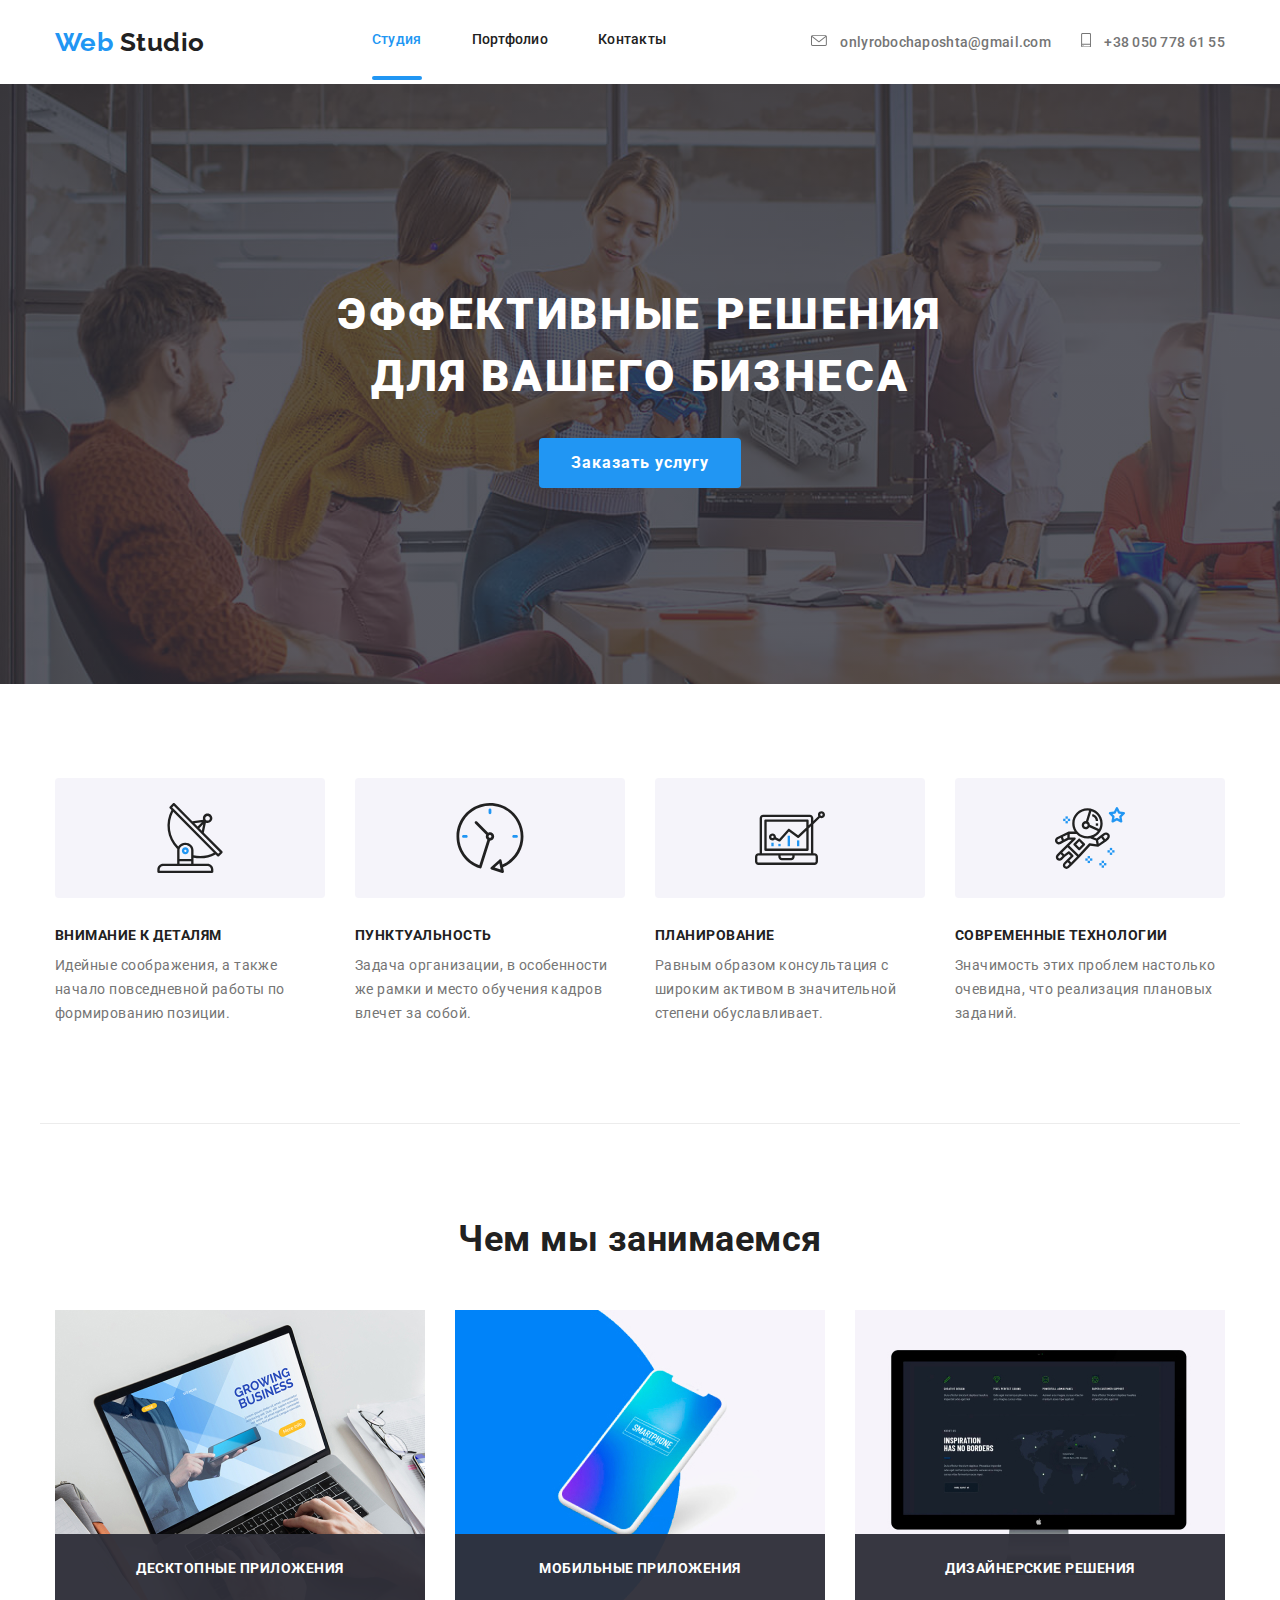
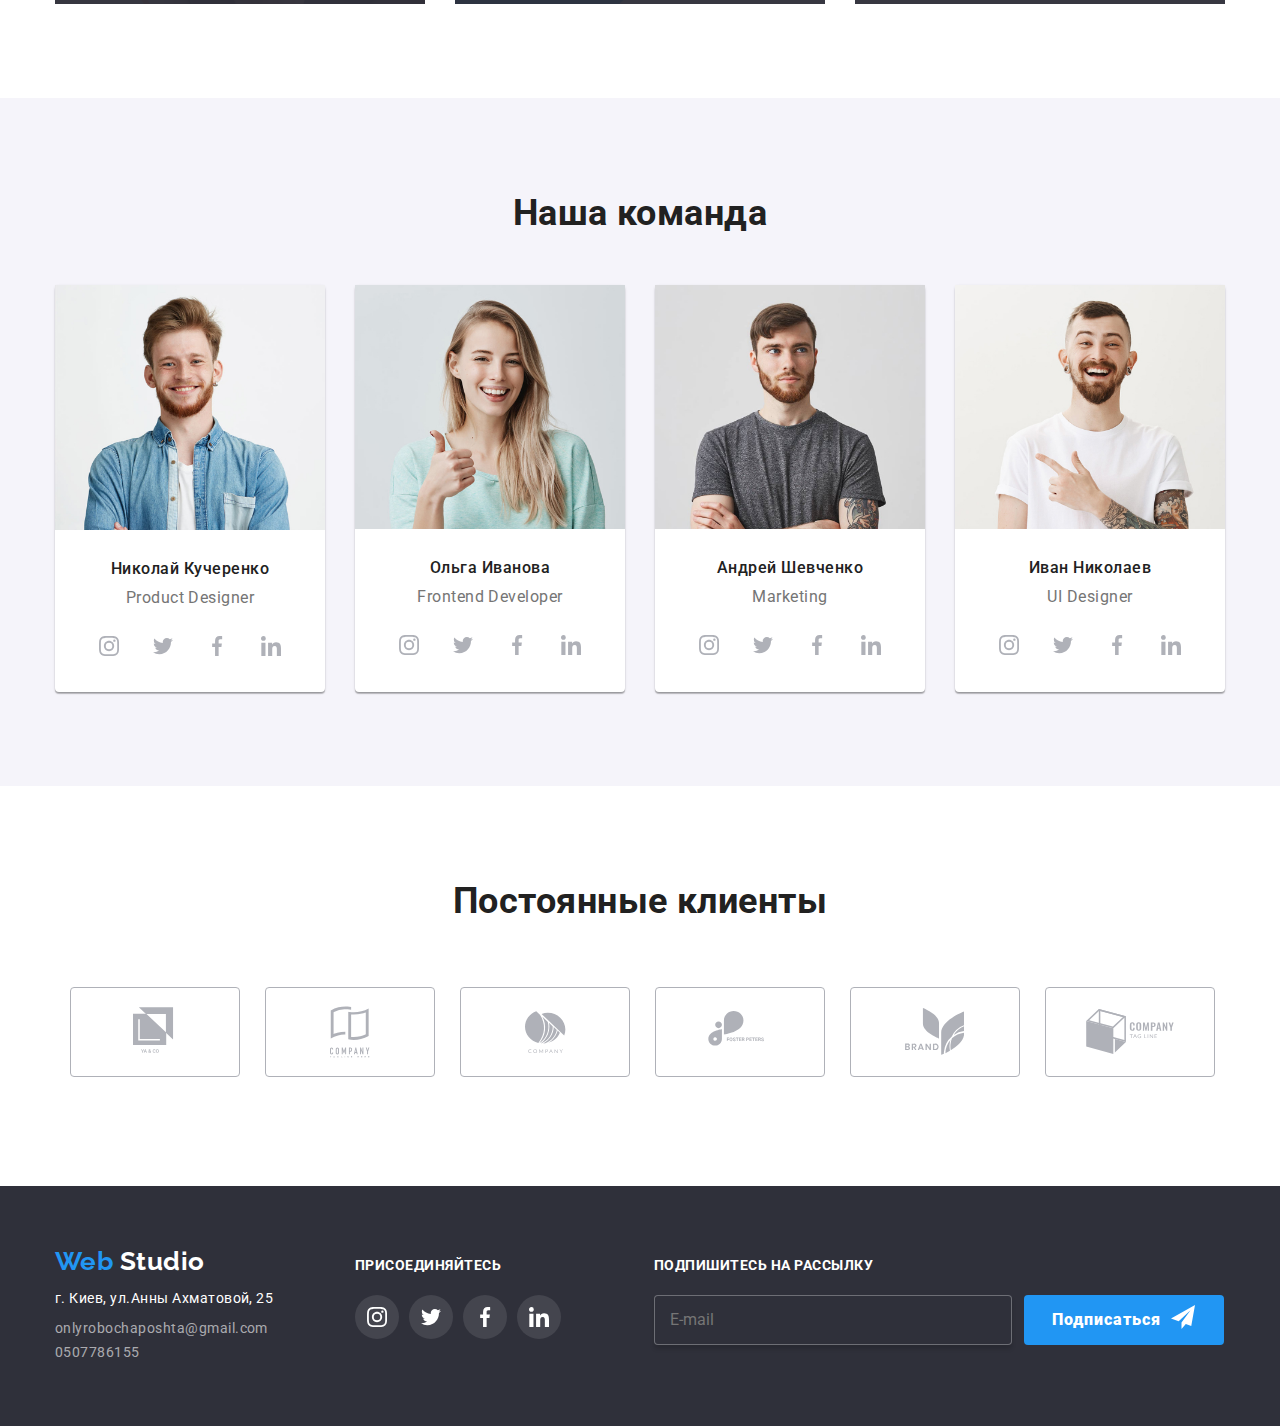
<file: index.html>
<!DOCTYPE html>
<html lang="ru">
  <head>
    <meta charset="UTF-8" />
    <meta name="viewport" content="width=device-width, initial-scale=1.0" />
    <title>Мой ДЗ</title>
    <link
      href="https://fonts.googleapis.com/css2?family=Raleway:wght@700&family=Roboto:wght@400;500;700;900&display=swap"
      rel="stylesheet"
    />
    <link
      rel="stylesheet"
      href="https://cdnjs.cloudflare.com/ajax/libs/modern-normalize/0.6.0/modern-normalize.min.css"
    />
    <link rel="stylesheet" href="./css/maine.min.css" />
  </head>
  <body class="body">
    <header class="page-header">
      <div class="container flex-boxoll flex-boxnav">
        <a href="./index.html" class="general-a logo">
          <span class="color-logo">Web</span>&nbsp;Studio
        </a>
        <div class="menu-mobile flex-boxoll flex-boxnav" data-menu>
          <nav>
            <ul class="general-ul nav-list">
              <li class="nav-item">
                <a
                  href="./index.html"
                  class="general-nav general-a position current"
                  >Студия</a
                >
              </li>
              <li class="nav-item">
                <a href="./portfolio.html" class="general-nav general-a"
                  >Портфолио</a
                >
              </li>
              <li class="nav-item">
                <a href="" class="general-nav general-a">Контакты</a>
              </li>
            </ul>
          </nav>

          <ul class="general-ul number-info">
            <li class="list-number">
              <a
                href="mailto:onlyrobochaposhta@gmail.com"
                class="number-nav general-a"
              >
                <svg class="mail-icon">
                  <use href="./images/spryte.svg#mail"></use>
                </svg>
                onlyrobochaposhta@gmail.com
              </a>
            </li>
            <li class="list-number">
              <a href="tel:0507786155" class="number-nav general-a"
                ><svg class="phone-icon">
                  <use href="./images/spryte.svg#phone"></use>
                </svg>
                +38 050 778 61 55
              </a>
            </li>
          </ul>
        </div>
        <button
          type="button"
          class="menu-button"
          aria-expanded="false"
          data-menu-button
        >
          <svg
            width="40"
            height="40"
            aria-label="переключатель мобильного меню"
          >
            <use class="icon-close" href="./images/spryte.svg#menu-close"></use>
            <use
              class="icon-menumob"
              href="./images/spryte.svg#menu-mobile"
            ></use>
          </svg>
        </button>
      </div>
    </header>
    <main>
      <section class="hero">
        <div class="hero-container">
          <h1 class="title-general">эффективные решения для вашего бизнеса</h1>
          <button class="btn" data-modal-open>Заказать услугу</button>
        </div>
      </section>
      <section class="section-one">
        <div class="container">
          <h2 class="hidden-title">О нас</h2>
          <ul class="general-ul general-flex section-oneli">
            <!-- 1 -->
            <li class="about-us">
              <div class="link-block icon-satellite">
                <h3 class="title-text">Внимание к деталям</h3>
                <p class="paragraph-text">
                  Идейные соображения, а также начало повседневной работы по
                  формированию позиции.
                </p>
              </div>
            </li>
            <!-- 2 -->
            <li class="about-us">
              <div class="link-block icon-clock">
                <h3 class="title-text">Пунктуальность</h3>
                <p class="paragraph-text">
                  Задача организации, в особенности же рамки и место обучения
                  кадров влечет за собой.
                </p>
              </div>
            </li>
            <!-- 3 -->
            <li class="about-us">
              <div class="link-block icon-pc">
                <h3 class="title-text">Планирование</h3>
                <p class="paragraph-text">
                  Равным образом консультация с широким активом в значительной
                  степени обуславливает.
                </p>
              </div>
            </li>
            <!-- 4 -->
            <li class="about-us">
              <div class="link-block icon-astronaut">
                <h3 class="title-text">Современные технологии</h3>
                <p class="paragraph-text">
                  Значимость этих проблем настолько очевидна, что реализация
                  плановых заданий.
                </p>
              </div>
            </li>
          </ul>
        </div>
      </section>
      <section class="section-two">
        <div class="container">
          <h2 class="title-h">Чем мы занимаемся</h2>
          <ul class="general-ul general-flex work-list">
            <li class="work-calc">
              <div class="position">
                <img
                  srcset="
                    ./images/img1.jpg    1x,
                    ./images/img1@2x.jpg 2x,
                    ./images/img1@3x.jpg 3x
                  "
                  src="./images/img1.jpg"
                  alt="человек работает на ноутбуке"
                  class="photo-set"
                />
                <div class="text-work">
                  <p class="text-work">Десктопные приложения</p>
                </div>
              </div>
            </li>
            <li class="work-calc">
              <div class="position">
                <img
                  srcset="
                    ./images/img2.jpg    1x,
                    ./images/img2@2x.jpg 2x,
                    ./images/img2@3x.jpg 3x
                  "
                  src="./images/img2.jpg"
                  alt="человек работает на ноутбуке"
                  class="photo-set"
                />
                <div class="text-work">
                  <p class="text-work">Мобильные приложения</p>
                </div>
              </div>
            </li>
            <li class="work-calc">
              <div class="position">
                <img
                  srcset="
                    ./images/img3.jpg    1x,
                    ./images/img3@2x.jpg 2x,
                    ./images/img3@3x.jpg 3x
                  "
                  src="./images/img3.jpg"
                  alt="человек работает на ноутбуке"
                  class="photo-set"
                />
                <div class="text-work">
                  <p class="text-work">Дизайнерские решения</p>
                </div>
              </div>
            </li>
          </ul>
        </div>
      </section>
      <section class="section-three">
        <div class="container">
          <h2 class="title-h">Наша команда</h2>
          <ul class="general-ul general-flex work-list">
            <!-- Николай Кучеренко -->
            <li class="work-card team-calc">
              <div class="thumb">
                <img
                  srcset="
                    ./images/photo1.jpg    1x,
                    ./images/photo1@2x.jpg 2x,
                    ./images/photo1@3x.jpg 3x
                  "
                  src="./images/photo1.jpg"
                  alt="фото Николай Кучеренко"
                  class="photo-set"
                />
              </div>
              <h3 class="name-people">Николай Кучеренко</h3>
              <p class="work-people">Product Designer</p>
              <ul class="general-ul social-network">
                <li class="item">
                  <a href="" class="social-box"
                    ><svg class="instagram">
                      <use href="./images/spryte.svg#instagram"></use>
                    </svg>
                  </a>
                </li>
                <li class="item">
                  <a href="" class="social-box"
                    ><svg class="twitter">
                      <use href="./images/spryte.svg#twitter"></use>
                    </svg>
                  </a>
                </li>
                <li class="item">
                  <a href="" class="social-box"
                    ><svg class="facebook">
                      <use href="./images/spryte.svg#facebook"></use>
                    </svg>
                  </a>
                </li>
                <li class="item">
                  <a href="" class="social-box"
                    ><svg class="linkedin">
                      <use href="./images/spryte.svg#linkedin"></use>
                    </svg>
                  </a>
                </li>
              </ul>
            </li>
            <!-- Ольга Иванова -->
            <li class="work-card team-calc">
              <div class="thumb">
                <img
                  srcset="
                    ./images/photo2.jpg    1x,
                    ./images/photo2@2x.jpg 2x,
                    ./images/photo2@3x.jpg 3x
                  "
                  src="./images/photo2.jpg"
                  alt="фото Ольга Иванова"
                  class="photo-set"
                />
              </div>
              <h3 class="name-people">Ольга Иванова</h3>
              <p class="work-people">Frontend Developer</p>
              <ul class="general-ul social-network">
                <li class="item">
                  <a href="" class="social-box"
                    ><svg class="instagram">
                      <use href="./images/spryte.svg#instagram"></use>
                    </svg>
                  </a>
                </li>
                <li class="item">
                  <a href="" class="social-box"
                    ><svg class="twitter">
                      <use href="./images/spryte.svg#twitter"></use>
                    </svg>
                  </a>
                </li>
                <li class="item">
                  <a href="" class="social-box"
                    ><svg class="facebook">
                      <use href="./images/spryte.svg#facebook"></use>
                    </svg>
                  </a>
                </li>
                <li class="item">
                  <a href="" class="social-box"
                    ><svg class="linkedin">
                      <use href="./images/spryte.svg#linkedin"></use>
                    </svg>
                  </a>
                </li>
              </ul>
            </li>
            <!-- Андрей Шевченко -->
            <li class="work-card team-calc">
              <div class="thumb">
                <img
                  srcset="
                    ./images/photo3.jpg    1x,
                    ./images/photo3@2x.jpg 2x,
                    ./images/photo3@3x.jpg 3x
                  "
                  src="./images/photo3.jpg"
                  alt="фото Андрей Шевченко"
                  class="photo-set"
                />
              </div>
              <h3 class="name-people">Андрей Шевченко</h3>
              <p class="work-people">Marketing</p>
              <ul class="general-ul social-network">
                <li class="item">
                  <a href="" class="social-box"
                    ><svg class="instagram">
                      <use href="./images/spryte.svg#instagram"></use>
                    </svg>
                  </a>
                </li>
                <li class="item">
                  <a href="" class="social-box"
                    ><svg class="twitter">
                      <use href="./images/spryte.svg#twitter"></use>
                    </svg>
                  </a>
                </li>
                <li class="item">
                  <a href="" class="social-box"
                    ><svg class="facebook">
                      <use href="./images/spryte.svg#facebook"></use>
                    </svg>
                  </a>
                </li>
                <li class="item">
                  <a href="" class="social-box"
                    ><svg class="linkedin">
                      <use href="./images/spryte.svg#linkedin"></use>
                    </svg>
                  </a>
                </li>
              </ul>
            </li>
            <!-- Иван Николаев -->
            <li class="work-card team-calc">
              <div class="thumb">
                <img
                  srcset="
                    ./images/photo4.jpg    1x,
                    ./images/photo4@2x.jpg 2x,
                    ./images/photo4@3x.jpg 3x
                  "
                  src="./images/photo4.jpg"
                  alt="фото Иван Николаев"
                  class="photo-set"
                />
              </div>
              <h3 class="name-people">Иван Николаев</h3>
              <p class="work-people">UI Designer</p>
              <ul class="general-ul social-network">
                <li class="item">
                  <a href="" class="social-box"
                    ><svg class="instagram">
                      <use href="./images/spryte.svg#instagram"></use>
                    </svg>
                  </a>
                </li>
                <li class="item">
                  <a href="" class="social-box"
                    ><svg class="twitter">
                      <use href="./images/spryte.svg#twitter"></use>
                    </svg>
                  </a>
                </li>
                <li class="item">
                  <a href="" class="social-box"
                    ><svg class="facebook">
                      <use href="./images/spryte.svg#facebook"></use>
                    </svg>
                  </a>
                </li>
                <li class="item">
                  <a href="" class="social-box"
                    ><svg class="linkedin">
                      <use href="./images/spryte.svg#linkedin"></use>
                    </svg>
                  </a>
                </li>
              </ul>
            </li>
          </ul>
        </div>
      </section>
      <section class="section-four">
        <div class="container">
          <h2 class="title-h">Постоянные клиенты</h2>
          <ul class="general-ul company">
            <li class="item-company">
              <a href="" class="general-a company-border">
                <svg class="logo-one">
                  <use href="./images/spryte.svg#logo-1"></use>
                </svg>
              </a>
            </li>
            <li class="item-company">
              <a href="" class="general-a company-border">
                <svg class="logo-two">
                  <use href="./images/spryte.svg#logo-2"></use>
                </svg>
              </a>
            </li>
            <li class="item-company">
              <a href="" class="general-a company-border">
                <svg class="logo-three">
                  <use href="./images/spryte.svg#logo-3"></use>
                </svg>
              </a>
            </li>
            <li class="item-company">
              <a href="" class="general-a company-border">
                <svg class="logo-four">
                  <use href="./images/spryte.svg#logo-4"></use>
                </svg>
              </a>
            </li>
            <li class="item-company">
              <a href="" class="general-a company-border">
                <svg class="logo-five">
                  <use href="./images/spryte.svg#logo-5"></use>
                </svg>
              </a>
            </li>
            <li class="item-company">
              <a href="" class="general-a company-border">
                <svg class="logo-six">
                  <use href="./images/spryte.svg#logo-6"></use>
                </svg>
              </a>
            </li>
          </ul>
        </div>
      </section>
    </main>
    <footer class="bg-footer">
      <div class="container flex-footer">
        <div class="container-footer">
          <div class="adrfooter-div">
            <a href="./index.html" class="general-a logo">
              <span class="color-logo">Web</span> Studio</a
            >
            <address class="general-address">
              <p class="street">г. Киев, ул.Анны Ахматовой, 25</p>
              <ul class="general-ul address-ul">
                <li>
                  <a
                    href="mailto:onlyrobochaposhta@gmail.com"
                    class="general-a number-footer"
                  >
                    onlyrobochaposhta@gmail.com
                  </a>
                </li>
                <li>
                  <a href="tel:0507786155" class="general-a number-footer"
                    >0507786155</a
                  >
                </li>
              </ul>
            </address>
          </div>
          <div class="footer-m">
            <h2 class="footer-heading">присоединяйтесь</h2>
            <ul class="general-ul general-flex flex-mobfooter">
              <li class="item">
                <a href="" class="general-a fsocial-box">
                  <svg class="instagram-two">
                    <use href="./images/spryte.svg#instagram-2"></use>
                  </svg>
                </a>
              </li>
              <li class="item">
                <a href="" class="general-a fsocial-box">
                  <svg class="twitter-two">
                    <use href="./images/spryte.svg#twitter-2"></use>
                  </svg>
                </a>
              </li>
              <li class="item">
                <a href="" class="general-a fsocial-box">
                  <svg class="facebook-two">
                    <use href="./images/spryte.svg#facebook-2"></use>
                  </svg>
                </a>
              </li>
              <li class="item">
                <a href="" class="general-a fsocial-box">
                  <svg class="linkedin-two">
                    <use href="./images/spryte.svg#linkedin-2"></use>
                  </svg>
                </a>
              </li>
            </ul>
          </div>
        </div>
        <form class="ssfooter-div">
          <h2 class="footer-heading">Подпишитесь на рассылку</h2>
          <div class="flex-footer">
            <label>
              <input
                type="text"
                name="Email"
                class="input"
                placeholder="E-mail"
              />
            </label>
            <button type="button" class="footerbtn-text icon-btn">
              Подписаться
            </button>
          </div>
        </form>
      </div>
      <!-- <p class="copyright">2020 | Developed by GoIT Students</p> -->
    </footer>
    <!-- modal -->
    <div role="group" class="modal is-hidden" data-modal>
      <form class="modal-form" autocomplete="off">
        <button class="btn-close" data-modal-close></button>
        <p class="modal-p">Оставьте свои данные, мы вам перезвоним</p>
        <ul class="general-ul">
          <li class="form-input">
            <label>
              <input
                type="text"
                name="name"
                placeholder=" "
                class="input-modal"
              /><svg class="images-modal">
                <use href="./images/spryte.svg#name"></use>
              </svg>
              <span class="text-form">Имя</span>
            </label>
          </li>
          <li class="form-input">
            <label>
              <input
                type="tel"
                name="tel"
                placeholder=" "
                class="input-modal"
              /><svg class="images-modal">
                <use href="./images/spryte.svg#tel"></use>
              </svg>
              <span class="text-form">Телефон</span>
            </label>
          </li>
          <li class="form-input">
            <label>
              <input
                type="email"
                name="email"
                placeholder=" "
                class="input-modal"
              /><svg class="images-modal">
                <use href="./images/spryte.svg#email"></use>
              </svg>
              <span class="text-form">Почта</span>
            </label>
          </li>
          <li class="form-inputcom">
            <label>
              <textarea
                name="comment"
                placeholder=" "
                class="input-textarea"
              ></textarea>
              <span class="text-formcom">Комментарий</span>
            </label>
          </li>
          <li>
            <label class="policy"
              ><input
                class="policy-input"
                name="policy"
                type="checkbox"
                value="policy"
              />Соглашаюсь с рассылкой и принимаю
              <a href="" class="general-a">Условия договора</a>
              <span class="icon-modal"></span>
            </label>
          </li>
        </ul>
        <button type="submit" class="btn-modal">Отправить</button>
      </form>
    </div>
    <script src="./js/modal.js"></script>
    <script src="./js/menu.js"></script>
  </body>
</html>
</file>
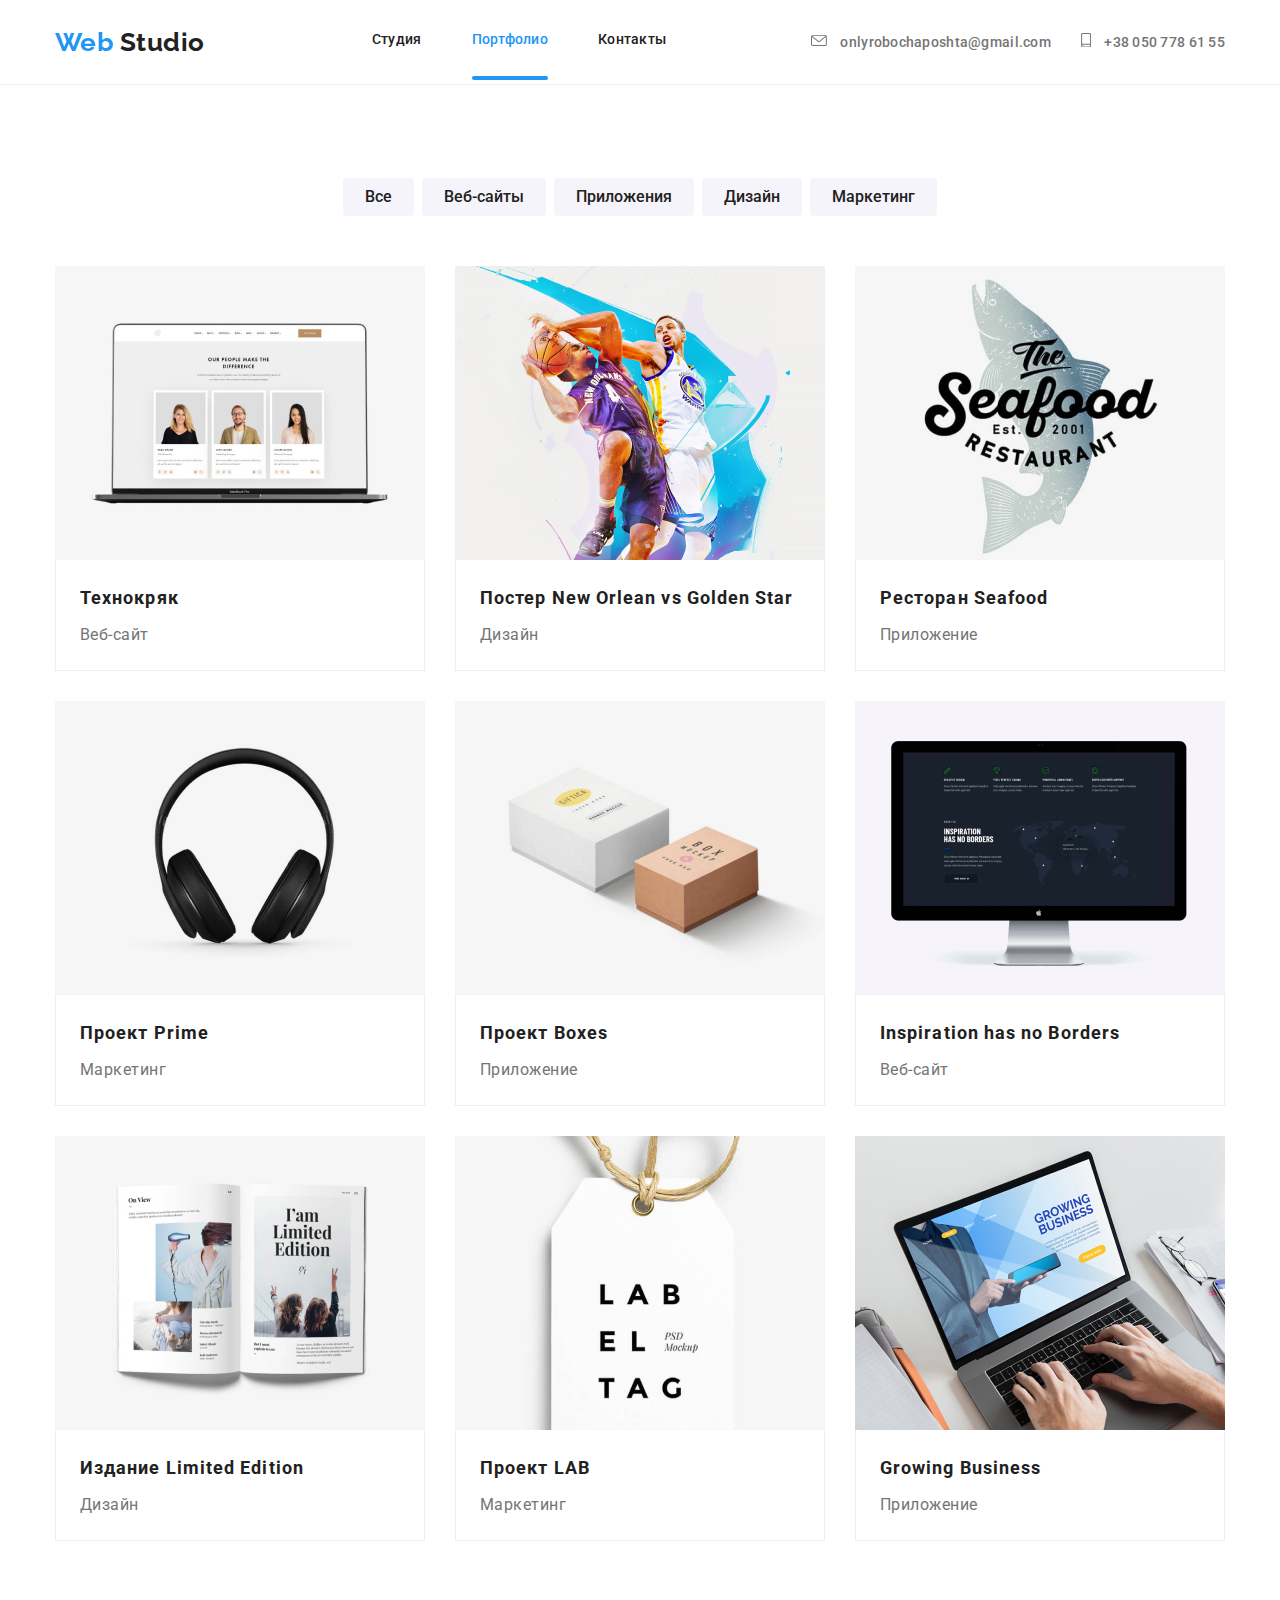
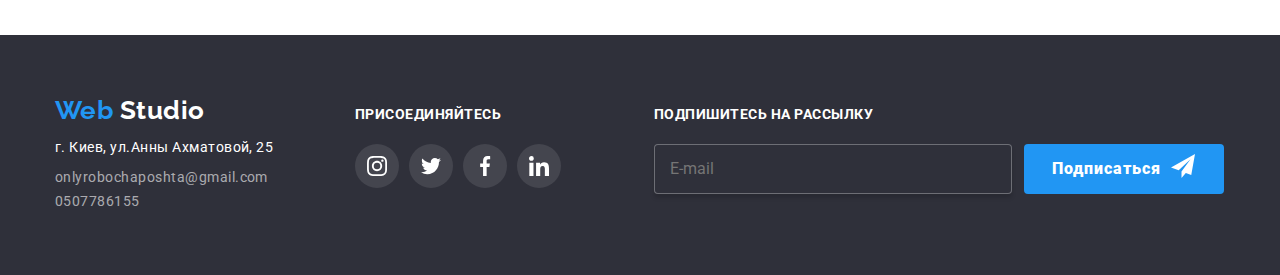
<file: portfolio.html>
<!DOCTYPE html>
<html lang="ru">
  <head>
    <meta charset="UTF-8" />
    <meta name="viewport" content="width=device-width, initial-scale=1.0" />
    <title>Мой ДЗ</title>
    <link
      href="https://fonts.googleapis.com/css2?family=Raleway:wght@700&family=Roboto:wght@400;500;700;900&display=swap"
      rel="stylesheet"
    />
    <link
      rel="stylesheet"
      href="https://cdnjs.cloudflare.com/ajax/libs/modern-normalize/0.6.0/modern-normalize.min.css"
    />
    <link rel="stylesheet" href="./css/maine.min.css" />
  </head>

  <body class="body">
    <header class="header-portfolio">
      <div class="container flex-boxoll flex-boxnav">
        <a href="./index.html" class="general-a logo">
          <span class="color-logo">Web</span>&nbsp;Studio
        </a>
        <div class="menu-mobile flex-boxoll flex-boxnav" data-menu>
          <nav>
            <ul class="general-ul nav-list">
              <li class="nav-item">
                <a href="./index.html" class="general-nav general-a">Студия</a>
              </li>
              <li class="nav-item">
                <a
                  href="./portfolio.html"
                  class="general-nav general-a position current"
                  >Портфолио</a
                >
              </li>
              <li class="nav-item">
                <a href="" class="general-nav general-a">Контакты</a>
              </li>
            </ul>
          </nav>

          <ul class="general-ul number-info">
            <li class="list-number">
              <a
                href="mailto:onlyrobochaposhta@gmail.com"
                class="number-nav general-a"
              >
                <svg class="mail-icon">
                  <use href="./images/spryte.svg#mail"></use>
                </svg>
                onlyrobochaposhta@gmail.com
              </a>
            </li>
            <li class="list-number">
              <a href="tel:0507786155" class="number-nav general-a"
                ><svg class="phone-icon">
                  <use href="./images/spryte.svg#phone"></use>
                </svg>
                +38 050 778 61 55
              </a>
            </li>
          </ul>
        </div>
        <button
          type="button"
          class="menu-button"
          aria-expanded="false"
          data-menu-button
        >
          <svg
            width="40"
            height="40"
            aria-label="переключатель мобильного меню"
          >
            <use class="icon-close" href="./images/spryte.svg#menu-close"></use>
            <use
              class="icon-menumob"
              href="./images/spryte.svg#menu-mobile"
            ></use>
          </svg>
        </button>
      </div>
    </header>
    <main>
      <section>
        <div class="container-portfolio">
          <h1 class="hidden-title">Нашы проекты</h1>
          <ul class="general-ul flex-boxoll button-list">
            <li class="button-m">
              <button type="button" class="button-box">
                <span class="button-text"> Все </span>
              </button>
            </li>
            <li class="button-m">
              <button type="button" class="button-box">Веб-сайты</button>
            </li>
            <li class="button-m">
              <button type="button" class="button-box">Приложения</button>
            </li>
            <li class="button-m">
              <button type="button" class="button-box">Дизайн</button>
            </li>
            <li class="button-m">
              <button type="button" class="button-box">Маркетинг</button>
            </li>
          </ul>
          <ul class="general-ul p-list">
            <li class="flex-li">
              <a href="" class="general-a">
                <div class="position">
                  <img
                    srcset="
                      ./images/img-porfolio.jpg    1x,
                      ./images/img-porfolio@2x.jpg 2x,
                      ./images/img-porfolio@3x.jpg 3x
                    "
                    src="./images/img-porfolio.jpg"
                    alt=""
                    class="photo-set"
                  />
                  <div class="overlay">
                    <p class="portfolio-text">
                      Технокряк это современная площадка распространения
                      коронавируса. Компании используют эту платформу для
                      цифрового шпионажа и атак на защищённые сервера
                      конкурентов.
                    </p>
                  </div>
                </div>

                <div class="portfolio-card">
                  <h2 class="portfolio-h">Технокряк</h2>
                  <p class="portfolio-pone">Веб-сайт</p>
                </div>
              </a>
            </li>
            <li class="flex-li">
              <a href="" class="general-a">
                <div class="position">
                  <img
                    srcset="
                      ./images/img-porfolio2.jpg    1x,
                      ./images/img-porfolio2@2x.jpg 2x,
                      ./images/img-porfolio2@3x.jpg 3x
                    "
                    src="./images/img-porfolio2.jpg"
                    alt=""
                    class="photo-set"
                  />
                  <div class="overlay">
                    <p class="portfolio-text">
                      Технокряк это современная площадка распространения
                      коронавируса. Компании используют эту платформу для
                      цифрового шпионажа и атак на защищённые сервера
                      конкурентов.
                    </p>
                  </div>
                </div>
                <div class="portfolio-card">
                  <h2 class="portfolio-h">Постер New Orlean vs Golden Star</h2>
                  <p class="portfolio-pone">Дизайн</p>
                </div>
              </a>
            </li>
            <li class="flex-li">
              <a href="" class="general-a">
                <div class="position">
                  <img
                    srcset="
                      ./images/img-porfolio3.jpg    1x,
                      ./images/img-porfolio3@2x.jpg 2x,
                      ./images/img-porfolio3@3x.jpg 3x
                    "
                    src="./images/img-porfolio3.jpg"
                    alt=""
                    class="photo-set"
                  />
                  <div class="overlay">
                    <p class="portfolio-text">
                      Технокряк это современная площадка распространения
                      коронавируса. Компании используют эту платформу для
                      цифрового шпионажа и атак на защищённые сервера
                      конкурентов.
                    </p>
                  </div>
                </div>
                <div class="portfolio-card">
                  <h2 class="portfolio-h">Ресторан Seafood</h2>
                  <p class="portfolio-pone">Приложение</p>
                </div>
              </a>
            </li>
            <li class="flex-li">
              <a href="" class="general-a">
                <div class="position">
                  <img
                    srcset="
                      ./images/img-porfolio4.jpg    1x,
                      ./images/img-porfolio4@2x.jpg 2x,
                      ./images/img-porfolio4@3x.jpg 3x
                    "
                    src="./images/img-porfolio4.jpg"
                    alt=""
                    class="photo-set"
                  />
                  <div class="overlay">
                    <p class="portfolio-text">
                      Технокряк это современная площадка распространения
                      коронавируса. Компании используют эту платформу для
                      цифрового шпионажа и атак на защищённые сервера
                      конкурентов.
                    </p>
                  </div>
                </div>
                <div class="portfolio-card">
                  <h2 class="portfolio-h">Проект Prime</h2>
                  <p class="portfolio-pone">Маркетинг</p>
                </div>
              </a>
            </li>
            <li class="flex-li">
              <a href="" class="general-a">
                <div class="position">
                  <img
                    srcset="
                      ./images/img-porfolio5.jpg    1x,
                      ./images/img-porfolio5@2x.jpg 2x,
                      ./images/img-porfolio5@3x.jpg 3x
                    "
                    src="./images/img-porfolio5.jpg"
                    alt=""
                    class="photo-set"
                  />
                  <div class="overlay">
                    <p class="portfolio-text">
                      Технокряк это современная площадка распространения
                      коронавируса. Компании используют эту платформу для
                      цифрового шпионажа и атак на защищённые сервера
                      конкурентов.
                    </p>
                  </div>
                </div>
                <div class="portfolio-card">
                  <h2 class="portfolio-h">Проект Boxes</h2>
                  <p class="portfolio-pone">Приложение</p>
                </div>
              </a>
            </li>
            <li class="flex-li">
              <a href="" class="general-a">
                <div class="position">
                  <img
                    srcset="
                      ./images/img3.jpg    1x,
                      ./images/img3@2x.jpg 2x,
                      ./images/img3@3x.jpg 3x
                    "
                    src="./images/img3.jpg"
                    alt=""
                    class="photo-set"
                  />
                  <div class="overlay">
                    <p class="portfolio-text">
                      Технокряк это современная площадка распространения
                      коронавируса. Компании используют эту платформу для
                      цифрового шпионажа и атак на защищённые сервера
                      конкурентов.
                    </p>
                  </div>
                </div>
                <div class="portfolio-card">
                  <h2 class="portfolio-h">Inspiration has no Borders</h2>
                  <p class="portfolio-pone">Веб-сайт</p>
                </div>
              </a>
            </li>
            <li class="flex-li">
              <a href="" class="general-a">
                <div class="position">
                  <img
                    srcset="
                      ./images/img-porfolio7.jpg    1x,
                      ./images/img-porfolio7@2x.jpg 2x,
                      ./images/img-porfolio7@3x.jpg 3x
                    "
                    src="./images/img-porfolio7.jpg"
                    alt=""
                    class="photo-set"
                  />
                  <div class="overlay">
                    <p class="portfolio-text">
                      Технокряк это современная площадка распространения
                      коронавируса. Компании используют эту платформу для
                      цифрового шпионажа и атак на защищённые сервера
                      конкурентов.
                    </p>
                  </div>
                </div>
                <div class="portfolio-card">
                  <h2 class="portfolio-h">Издание Limited Edition</h2>
                  <p class="portfolio-pone">Дизайн</p>
                </div>
              </a>
            </li>
            <li class="flex-li">
              <a href="" class="general-a">
                <div class="position">
                  <img
                    srcset="
                      ./images/img-porfolio8.jpg    1x,
                      ./images/img-porfolio8@2x.jpg 2x,
                      ./images/img-porfolio8@3x.jpg 3x
                    "
                    src="./images/img-porfolio8.jpg"
                    alt=""
                    class="photo-set"
                  />
                  <div class="overlay">
                    <p class="portfolio-text">
                      Технокряк это современная площадка распространения
                      коронавируса. Компании используют эту платформу для
                      цифрового шпионажа и атак на защищённые сервера
                      конкурентов.
                    </p>
                  </div>
                </div>
                <div class="portfolio-card">
                  <h2 class="portfolio-h">Проект LAB</h2>
                  <p class="portfolio-pone">Маркетинг</p>
                </div>
              </a>
            </li>
            <li class="flex-li">
              <a href="" class="general-a">
                <div class="position">
                  <img
                    srcset="
                      ./images/img1.jpg    1x,
                      ./images/img1@2x.jpg 2x,
                      ./images/img1@3x.jpg 3x
                    "
                    src="./images/img1.jpg"
                    alt=""
                    class="photo-set"
                  />
                  <div class="overlay">
                    <p class="portfolio-text">
                      Технокряк это современная площадка распространения
                      коронавируса. Компании используют эту платформу для
                      цифрового шпионажа и атак на защищённые сервера
                      конкурентов.
                    </p>
                  </div>
                </div>
                <div class="portfolio-card">
                  <h2 class="portfolio-h">Growing Business</h2>
                  <p class="portfolio-pone">Приложение</p>
                </div>
              </a>
            </li>
          </ul>
        </div>
      </section>
    </main>
    <footer class="bg-footer">
      <div class="container flex-footer">
        <div class="container-footer">
          <div class="adrfooter-div">
            <a href="./index.html" class="general-a logo">
              <span class="color-logo">Web</span> Studio</a
            >
            <address class="general-address">
              <p class="street">г. Киев, ул.Анны Ахматовой, 25</p>
              <ul class="general-ul address-ul">
                <li>
                  <a
                    href="mailto:onlyrobochaposhta@gmail.com"
                    class="general-a number-footer"
                  >
                    onlyrobochaposhta@gmail.com
                  </a>
                </li>
                <li>
                  <a href="tel:0507786155" class="general-a number-footer"
                    >0507786155</a
                  >
                </li>
              </ul>
            </address>
          </div>
          <div class="footer-m">
            <h2 class="footer-heading">присоединяйтесь</h2>
            <ul class="general-ul general-flex flex-mobfooter">
              <li class="item">
                <a href="" class="general-a fsocial-box">
                  <svg class="instagram-two">
                    <use href="./images/spryte.svg#instagram-2"></use>
                  </svg>
                </a>
              </li>
              <li class="item">
                <a href="" class="general-a fsocial-box">
                  <svg class="twitter-two">
                    <use href="./images/spryte.svg#twitter-2"></use>
                  </svg>
                </a>
              </li>
              <li class="item">
                <a href="" class="general-a fsocial-box">
                  <svg class="facebook-two">
                    <use href="./images/spryte.svg#facebook-2"></use>
                  </svg>
                </a>
              </li>
              <li class="item">
                <a href="" class="general-a fsocial-box">
                  <svg class="linkedin-two">
                    <use href="./images/spryte.svg#linkedin-2"></use>
                  </svg>
                </a>
              </li>
            </ul>
          </div>
        </div>
        <form class="ssfooter-div">
          <h2 class="footer-heading">Подпишитесь на рассылку</h2>
          <div class="flex-footer">
            <label>
              <input
                type="text"
                name="Email"
                class="input"
                placeholder="E-mail"
              />
            </label>
            <button type="button" class="footerbtn-text icon-btn">
              Подписаться
            </button>
          </div>
        </form>
      </div>
      <!-- <p class="copyright">2020 | Developed by GoIT Students</p> -->
    </footer>
    <script src="./js/menu.js"></script>
  </body>
</html>
</file>
<file: css/maine.min.css>
.icon-satellite::before{background-image:url("../images/satellite.svg")}.icon-clock::before{background-image:url("../images/clock.svg")}.icon-pc::before{background-image:url("../images/pc.svg")}.icon-astronaut::before{background-image:url("../images/astronaut.svg")}.hidden-title{margin:0;display:none}body{background-color:#fff;color:#212121;letter-spacing:0.03em;font-family:Roboto, sans-serif}img{display:block}.general-a{text-decoration:none;color:#212121}.general-ul{margin:0;padding:0;list-style:none}.btn{display:inline-block;color:#fff;background-color:#2196f3;font-weight:700;font-size:16px;line-height:1.9;letter-spacing:0.06em;display:inline-block;border-radius:4px;padding:10px 32px;text-align:center;min-width:200px;border:none}.footerbtn-text{display:inline-block;color:#fff;background-color:#2196f3;font-weight:900;font-size:16px;line-height:1.9;letter-spacing:0.06em;display:-webkit-box;display:-ms-flexbox;display:flex;border-radius:4px;padding:10px 28px;text-align:center;min-width:200px;border:none;cursor:pointer}.footerbtn-text:focus{outline:2px solid #fff}@media screen and (max-width: 767px){.footerbtn-text{margin-top:20px;margin-right:auto;margin-left:auto}}@media screen and (max-width: 1199px){.footerbtn-text{margin-top:20px;margin-right:auto;margin-left:auto}}.input{color:#fff;padding:16px 15px;background-color:#2f303a;border:1px solid rgba(255,255,255,0.3);-webkit-box-shadow:0px 4px 4px rgba(0,0,0,0.15);box-shadow:0px 4px 4px rgba(0,0,0,0.15);border-radius:4px;outline:none}.icon-btn::after{content:'';display:block;width:24px;height:24px;background-repeat:no-repeat;background-position:center;margin-left:10px;background-image:url(../images/icon-send.svg)}.container{margin:0 auto;padding-left:15px;padding-right:15px}@media screen and (min-width: 480px){.container{width:480px}}@media screen and (min-width: 768px){.container{width:768px}}@media screen and (min-width: 1200px){.container{width:1200px}}.link-block{display:block}.link-block::before{display:block;content:'';height:120px;background-repeat:no-repeat;background-position:center;background-color:#f5f4fa;border-radius:4px}@media screen and (min-width: 480px) and (max-width: 480px){.link-block{max-width:450px}}@media screen and (min-width: 768px){.link-block{width:354px}}@media screen and (min-width: 1200px){.link-block{width:270px}}.header-portfolio{border-bottom-width:1px;border-bottom-style:solid;border-bottom-color:#ececec}@media screen and (min-width: 768px){.general-flex{display:-webkit-box;display:-ms-flexbox;display:flex;-ms-flex-wrap:wrap;flex-wrap:wrap}}.general-nav{color:#212121;display:inline-block;padding-top:32px;padding-bottom:32px;font-weight:500;font-size:14px;line-height:1.14;letter-spacing:0.02em;outline:none;-webkit-transition:color 250ms cubic-bezier(0.4, 0, 0.2, 1);transition:color 250ms cubic-bezier(0.4, 0, 0.2, 1)}.general-nav:hover{color:#2196f3}.general-nav:focus{color:#2196f3}.current{color:#2196f3}.current::after{position:absolute;bottom:0;content:'';display:block;background-color:#2196f3;width:100%;height:4px;border-radius:2px}.number-nav{color:#757575;font-weight:500;font-size:14px;line-height:1.14;letter-spacing:0.02em;outline:none;-webkit-transition:color 250ms cubic-bezier(0.4, 0, 0.2, 1);transition:color 250ms cubic-bezier(0.4, 0, 0.2, 1)}.number-nav:hover{color:#2196f3}.number-nav:focus{color:#2196f3}@media screen and (max-width: 767px){.number-info>.list-number{margin-bottom:16px}}.phone-icon{fill:#757575;width:10px;height:14.94px;margin-right:10px;-webkit-transition:fill 250ms cubic-bezier(0.4, 0, 0.2, 1);transition:fill 250ms cubic-bezier(0.4, 0, 0.2, 1)}.mail-icon{fill:#757575;width:16px;height:11.2px;margin-right:10px;-webkit-transition:fill 250ms cubic-bezier(0.4, 0, 0.2, 1);transition:fill 250ms cubic-bezier(0.4, 0, 0.2, 1)}.number-nav:hover .phone-icon{fill:#2196f3}.number-nav:focus .phone-icon{fill:#2196f3}.number-nav:hover .mail-icon{fill:#2196f3}.number-nav:focus .mail-icon{fill:#2196f3}@media screen and (min-width: 1200px){.number-info .list-number:not(:last-child){margin-right:30px}}@media screen and (max-width: 767px){.number-info{margin-bottom:60px;margin-top:60px}}.number-info{margin-left:auto}@media screen and (min-width: 768px){.general-ul.nav-list{display:-webkit-box;display:-ms-flexbox;display:flex}}@media screen and (min-width: 1200px){.general-ul.nav-list{display:-webkit-box;display:-ms-flexbox;display:flex}}@media screen and (min-width: 768px){.nav-list .nav-item:not(:last-child){margin-right:50px}}@media screen and (min-width: 1200px){.nav-list{margin-left:86px}}@media screen and (min-width: 1200px){.number-info{display:-webkit-box;display:-ms-flexbox;display:flex}}@media screen and (min-width: 768px){.flex-boxoll{display:-webkit-box;display:-ms-flexbox;display:flex}}@media screen and (min-width: 1200px){.flex-boxoll{display:-webkit-box;display:-ms-flexbox;display:flex}}.flex-boxnav{-webkit-box-align:center;-ms-flex-align:center;align-items:center}.modal{position:fixed;top:0;left:0;width:100%;height:100%;background-color:rgba(0,0,0,0.2);opacity:1;-webkit-transition:opacity 250ms cubic-bezier(0.4, 0, 0.2, 1);transition:opacity 250ms cubic-bezier(0.4, 0, 0.2, 1);overflow-y:scroll}.modal.is-hidden{opacity:0;pointer-events:none}.modal.is-hidden .modal-form{-webkit-transform:translate(-50%, -50%) scale(0.1);transform:translate(-50%, -50%) scale(0.1)}.modal-form{position:absolute;top:50%;left:50%;text-align:center;background-color:#fff;padding:40px 40px;margin-left:auto;margin-right:auto;margin-top:93px;-webkit-transform:translate(-50%, -50%) scale(1);transform:translate(-50%, -50%) scale(1);-webkit-transition:-webkit-transform 250ms cubic-bezier(0.4, 0, 0.2, 1);transition:-webkit-transform 250ms cubic-bezier(0.4, 0, 0.2, 1);transition:transform 250ms cubic-bezier(0.4, 0, 0.2, 1);transition:transform 250ms cubic-bezier(0.4, 0, 0.2, 1), -webkit-transform 250ms cubic-bezier(0.4, 0, 0.2, 1)}@media screen and (min-width: 480px){.modal-form{width:450px;height:609px}}@media screen and (min-width: 768px){.modal-form{width:450px;height:609px}}@media screen and (min-width: 1200px){.modal-form{width:528px;height:581px}}.modal-p{margin-top:0px;margin-bottom:30px;font-weight:700;font-size:20px;line-height:1.5}@media screen and (min-width: 480px){.modal-p{font-size:20px;line-height:1.5}}@media screen and (min-width: 1200px){.modal-p{font-size:20px;line-height:1.15}}.input-modal{height:40px;padding:12px 42px;border:1px solid rgba(33,33,33,0.2);border-radius:4px;display:inline-block;outline:none}.input-modal:focus{border:1px solid #2196f3;border-radius:4px}@media screen and (min-width: 480px){.input-modal{width:370px}}@media screen and (min-width: 1200px){.input-modal{width:448px}}.input-textarea{height:120px;border:1px solid rgba(33,33,33,0.2);border-radius:4px;resize:none;outline:none}@media screen and (max-width: 479px){.input-textarea{width:100%}}@media screen and (min-width: 480px){.input-textarea{width:100%}}@media screen and (min-width: 1200px){.input-textarea{width:448px}}.input-textarea:focus{border:1px solid #2196f3;border-radius:4px}.policy{position:relative;display:inline-block;color:#757575;font-weight:400;font-size:12px;line-height:1.16;margin-bottom:30px}@media screen and (min-width: 480px){.policy{font-size:12px;line-height:1.16}}@media screen and (min-width: 768px){.policy{font-size:12px;line-height:1.16}}@media screen and (min-width: 1200px){.policy{font-size:14px;line-height:1.71}}.policy .general-a{display:inline-block;color:#2196f3;text-decoration:underline;font-weight:400}@media screen and (min-width: 480px){.policy .general-a{font-size:12px;line-height:1.16}}@media screen and (min-width: 1200px){.policy .general-a{font-size:14px;line-height:1.71}}.policy-input{margin-left:20px;-webkit-appearance:none;-moz-appearance:none;appearance:none}.btn-modal{padding:10px 55px;background:#2196f3;color:#fff;-webkit-box-shadow:0px 4px 4px rgba(0,0,0,0.15);box-shadow:0px 4px 4px rgba(0,0,0,0.15);border:none;border-radius:4px;font-weight:700;font-size:16px;line-height:1.87;letter-spacing:0.06em}.form-input{position:relative;margin-bottom:28px}.form-inputcom{position:relative;margin-bottom:20px}.text-formcom{position:absolute;top:3px;left:3px;display:inline-block;color:#757575;font-weight:400;font-size:14px;line-height:1.14;letter-spacing:0.01em;-webkit-transition:color 250ms cubic-bezier(0.4, 0, 0.2, 1),line-height 250ms cubic-bezier(0.4, 0, 0.2, 1),font-size 250ms cubic-bezier(0.4, 0, 0.2, 1),-webkit-transform 250ms cubic-bezier(0.4, 0, 0.2, 1);transition:color 250ms cubic-bezier(0.4, 0, 0.2, 1),line-height 250ms cubic-bezier(0.4, 0, 0.2, 1),font-size 250ms cubic-bezier(0.4, 0, 0.2, 1),-webkit-transform 250ms cubic-bezier(0.4, 0, 0.2, 1);transition:transform 250ms cubic-bezier(0.4, 0, 0.2, 1),color 250ms cubic-bezier(0.4, 0, 0.2, 1),line-height 250ms cubic-bezier(0.4, 0, 0.2, 1),font-size 250ms cubic-bezier(0.4, 0, 0.2, 1);transition:transform 250ms cubic-bezier(0.4, 0, 0.2, 1),color 250ms cubic-bezier(0.4, 0, 0.2, 1),line-height 250ms cubic-bezier(0.4, 0, 0.2, 1),font-size 250ms cubic-bezier(0.4, 0, 0.2, 1),-webkit-transform 250ms cubic-bezier(0.4, 0, 0.2, 1)}.text-form{position:absolute;top:50%;left:42px;display:inline-block;color:#757575;font-weight:400;font-size:14px;line-height:1.14;letter-spacing:0.01em;-webkit-transform:translateY(-50%);transform:translateY(-50%);-webkit-transition:color 250ms cubic-bezier(0.4, 0, 0.2, 1),line-height 250ms cubic-bezier(0.4, 0, 0.2, 1),font-size 250ms cubic-bezier(0.4, 0, 0.2, 1),-webkit-transform 250ms cubic-bezier(0.4, 0, 0.2, 1);transition:color 250ms cubic-bezier(0.4, 0, 0.2, 1),line-height 250ms cubic-bezier(0.4, 0, 0.2, 1),font-size 250ms cubic-bezier(0.4, 0, 0.2, 1),-webkit-transform 250ms cubic-bezier(0.4, 0, 0.2, 1);transition:transform 250ms cubic-bezier(0.4, 0, 0.2, 1),color 250ms cubic-bezier(0.4, 0, 0.2, 1),line-height 250ms cubic-bezier(0.4, 0, 0.2, 1),font-size 250ms cubic-bezier(0.4, 0, 0.2, 1);transition:transform 250ms cubic-bezier(0.4, 0, 0.2, 1),color 250ms cubic-bezier(0.4, 0, 0.2, 1),line-height 250ms cubic-bezier(0.4, 0, 0.2, 1),font-size 250ms cubic-bezier(0.4, 0, 0.2, 1),-webkit-transform 250ms cubic-bezier(0.4, 0, 0.2, 1)}.images-modal{position:absolute;top:50%;left:16px;fill:#212121;display:inline-block;width:18px;height:18px;-webkit-transform:translateY(-50%);transform:translateY(-50%);-webkit-transition:fill 250ms cubic-bezier(0.4, 0, 0.2, 1);transition:fill 250ms cubic-bezier(0.4, 0, 0.2, 1)}.input-modal:focus ~ .text-form,.input-modal:not(:placeholder-shown) ~ .text-form{-webkit-transform:translate(-24px, -38px);transform:translate(-24px, -38px);color:#2196f3;font-size:12px;line-height:1.16}.input-modal:focus ~ .images-modal{fill:#2196f3}.input-textarea:focus+.text-formcom,.input-textarea:not(:placeholder-shown)+.text-formcom{-webkit-transform:translateY(-21px);transform:translateY(-21px);color:#2196f3;font-size:12px;line-height:1.16}.icon-modal{position:absolute;top:50%;left:0;display:inline-block;width:15px;height:15px;border:2px solid black;border-radius:4px;-webkit-transform:translateY(-50%);transform:translateY(-50%)}.policy-input:checked ~ .icon-modal{background-color:#2196f3;background-image:url(../images/checked.svg);background-size:contain;background-origin:border-box;border-color:#2196f3}.btn-close{position:absolute;top:8px;right:8px;width:30px;height:30px;background-image:url(../images/close-modal.svg);background-color:#fff;border:none;border-radius:50%;-webkit-box-shadow:0px 2px 1px rgba(0,0,0,0.2),0px 1px 1px rgba(0,0,0,0.14),0px 1px 3px rgba(0,0,0,0.12);box-shadow:0px 2px 1px rgba(0,0,0,0.2),0px 1px 1px rgba(0,0,0,0.14),0px 1px 3px rgba(0,0,0,0.12)}.hero{text-align:center;margin-left:auto;margin-right:auto;background-repeat:no-repeat}@media screen and (max-width: 767px){.hero{background-image:-webkit-gradient(linear, left top, right top, from(rgba(47,48,58,0.8)), to(rgba(47,48,58,0.8))),url("../images/header-mobile.jpg");background-image:linear-gradient(to right, rgba(47,48,58,0.8), rgba(47,48,58,0.8)),url("../images/header-mobile.jpg");background-size:480px 400px;max-width:480px;height:400px}}@media screen and (min-width: 768px){.hero{background-image:-webkit-gradient(linear, left top, right top, from(rgba(47,48,58,0.8)), to(rgba(47,48,58,0.8))),url("../images/header-tablets.jpg");background-image:linear-gradient(to right, rgba(47,48,58,0.8), rgba(47,48,58,0.8)),url("../images/header-tablets.jpg");background-size:768px 400px;max-width:768px;height:400px}}@media screen and (min-width: 1200px){.hero{background-image:-webkit-gradient(linear, left top, right top, from(rgba(47,48,58,0.8)), to(rgba(47,48,58,0.8))),url("../images/header.jpg");background-image:linear-gradient(to right, rgba(47,48,58,0.8), rgba(47,48,58,0.8)),url("../images/header.jpg");background-size:1600px 600px;max-width:1600px;height:600px}}.hero-container{margin:0 auto}@media screen and (max-width: 767px){.hero-container{max-width:360px;height:400px;padding-top:118px}}@media screen and (min-width: 768px){.hero-container{max-width:360px;height:400px;padding-top:118px}}@media screen and (min-width: 1200px){.hero-container{max-width:696px;height:600px;padding-top:200px;padding-bottom:200px}}.title-general{color:#fff;margin-top:0;margin-bottom:30px;margin-left:auto;margin-right:auto;font-weight:900;text-transform:uppercase;letter-spacing:0.06em}@media screen and (max-width: 767px){.title-general{font-size:26px;line-height:1.62}}@media screen and (min-width: 1200px){.title-general{font-size:44px;line-height:1.4}}.title-h{margin-top:0px;margin-bottom:50px;font-weight:700;font-size:36px;line-height:1.17;text-align:center}.title-text{height:16px;margin-top:30px;margin-bottom:0px;font-weight:700;font-size:14px;line-height:1.14;text-transform:uppercase}.paragraph-text{color:#757575;height:75px;margin-top:10px;margin-bottom:0px;font-weight:400;font-size:14px;line-height:1.714}.section-one .container{padding-top:94px;padding-bottom:94px;border-bottom:1px solid #ececec}@media screen and (min-width: 768px){.about-us{width:calc((100% - 4 * 15px) / 2);margin:15px}}@media screen and (min-width: 1200px){.about-us{width:calc((100% - 8 * 15px) / 4);margin-right:15px}}@media screen and (min-width: 768px){.section-oneli{margin:-15px}}.section-two .container{padding-top:94px;padding-bottom:94px}@media screen and (max-width: 1199px){.section-two{display:none}}.text-work{position:absolute;bottom:0;right:0;color:#fff;background:rgba(47,48,58,0.8);width:100%;height:70px;margin-top:0px;margin-bottom:0px;padding-top:27px;font-weight:700;font-size:14px;line-height:1.14;text-align:center;text-transform:uppercase}.work-card{background:#fff;padding-bottom:24px;border-radius:4px;-webkit-box-shadow:0px 2px 1px rgba(0,0,0,0.2),0px 1px 1px rgba(0,0,0,0.14),0px 1px 3px rgba(0,0,0,0.12);box-shadow:0px 2px 1px rgba(0,0,0,0.2),0px 1px 1px rgba(0,0,0,0.14),0px 1px 3px rgba(0,0,0,0.12)}.work-calc{width:calc((100% - 6 * 15px) / 3);margin:15px}.section-three{background-color:#f5f4fa}.section-three .container{padding-bottom:94px;padding-top:94px}.position{position:relative}.name-people{margin-top:30px;margin-bottom:0px;font-weight:500;font-size:16px;line-height:1.18;text-align:center}@media screen and (max-width: 767px){.team-calc:not(:last-child){margin-bottom:30px}}@media screen and (min-width: 768px){.team-calc{width:calc((100% - 4 * 15px) / 2);margin:15px}}@media screen and (min-width: 1200px){.team-calc{width:calc((100% - 8 * 15px) / 4);margin:15px}}@media screen and (min-width: 768px){.work-list{display:-webkit-box;display:-ms-flexbox;display:flex;-ms-flex-wrap:wrap;flex-wrap:wrap;margin:-15px}}.work-people{color:#757575;margin-top:10px;margin-bottom:0px;font-weight:400;font-size:16px;line-height:1.18;text-align:center}.social-network{margin-top:16px;display:-webkit-box;display:-ms-flexbox;display:flex;-webkit-box-pack:center;-ms-flex-pack:center;justify-content:center}.section{background-color:#f5f4fa}.social-box{display:-webkit-box;display:-ms-flexbox;display:flex;-webkit-box-align:center;-ms-flex-align:center;align-items:center;background-color:#fff;width:44px;height:44px;border-radius:50%;outline:none;-webkit-transition:background-color 250ms cubic-bezier(0.4, 0, 0.2, 1);transition:background-color 250ms cubic-bezier(0.4, 0, 0.2, 1)}.social-box:hover{background-color:#2196f3}.social-box:focus{background-color:#2196f3}.photo-set{display:block;width:100%}.instagram{fill:#afb1b8;width:20px;height:20px;margin-left:auto;margin-right:auto;-webkit-transition:fill 250ms cubic-bezier(0.4, 0, 0.2, 1);transition:fill 250ms cubic-bezier(0.4, 0, 0.2, 1)}.twitter{fill:#afb1b8;width:20px;height:20px;margin-left:auto;margin-right:auto;-webkit-transition:fill 250ms cubic-bezier(0.4, 0, 0.2, 1);transition:fill 250ms cubic-bezier(0.4, 0, 0.2, 1)}.facebook{fill:#afb1b8;width:20px;height:20px;margin-left:auto;margin-right:auto;-webkit-transition:fill 250ms cubic-bezier(0.4, 0, 0.2, 1);transition:fill 250ms cubic-bezier(0.4, 0, 0.2, 1)}.linkedin{fill:#afb1b8;width:20px;height:20px;margin-left:auto;margin-right:auto;-webkit-transition:fill 250ms cubic-bezier(0.4, 0, 0.2, 1);transition:fill 250ms cubic-bezier(0.4, 0, 0.2, 1)}.social-box:hover .instagram,.social-box:focus .instagram{fill:#fff}.social-box:hover .twitter,.social-box:focus .twitter{fill:#fff}.social-box:hover .facebook,.social-box:focus .facebook{fill:#fff}.social-box:hover .linkedin,.social-box:focus .linkedin{fill:#fff}.section-four .container{padding-top:94px;padding-bottom:94px}.company-border{display:-webkit-box;display:-ms-flexbox;display:flex;-webkit-box-align:center;-ms-flex-align:center;align-items:center;height:90px;border:1px solid #afb1b8;outline:none;border-radius:4px;-webkit-transition:border 250ms cubic-bezier(0.4, 0, 0.2, 1);transition:border 250ms cubic-bezier(0.4, 0, 0.2, 1)}.company-border:hover{border-color:#2196f3}.company-border:focus{border-color:#2196f3}@media screen and (min-width: 768px){.company-border{width:226px}}@media screen and (min-width: 1200px){.company-border{width:170px}}.company-border:hover .logo-one,.company-border:focus .logo-one{fill:#2196f3}.company-border:hover .logo-two,.company-border:focus .logo-two{fill:#2196f3}.company-border:hover .logo-three,.company-border:focus .logo-three{fill:#2196f3}.company-border:hover .logo-four,.company-border:focus .logo-four{fill:#2196f3}.company-border:hover .logo-five,.company-border:focus .logo-five{fill:#2196f3}.company-border:hover .logo-six,.company-border:focus .logo-six{fill:#2196f3}@media screen and (max-width: 767px){.company{margin:-15px;display:-webkit-box;display:-ms-flexbox;display:flex;-webkit-box-pack:center;-ms-flex-pack:center;justify-content:center;-ms-flex-wrap:wrap;flex-wrap:wrap}}@media screen and (min-width: 768px){.company{margin:-15px;display:-webkit-box;display:-ms-flexbox;display:flex;-webkit-box-pack:center;-ms-flex-pack:center;justify-content:center;-ms-flex-wrap:wrap;flex-wrap:wrap}}@media screen and (min-width: 1200px){.company{margin:-15px;display:-webkit-box;display:-ms-flexbox;display:flex;-webkit-box-pack:center;-ms-flex-pack:center;justify-content:center;margin:0 auto}}.item-company{display:inline-block}@media screen and (max-width: 767px){.item-company{width:calc((100% - 4 * 15px) / 2);margin:15px}}@media screen and (min-width: 768px){.item-company{width:calc((100% - 6 * 15px) / 3);margin:15px}}@media screen and (min-width: 1200px){.item-company{width:calc((100% - 12 * 15px) / 6);margin:15px}}.social-network .item:not(:last-child){margin-right:10px}.logo-one{fill:#afb1b8;width:44.27px;height:49.23px;margin-right:auto;margin-left:auto;-webkit-transition:fill 250ms cubic-bezier(0.4, 0, 0.2, 1);transition:fill 250ms cubic-bezier(0.4, 0, 0.2, 1)}.logo-two{fill:#afb1b8;width:40px;height:52px;margin-right:auto;margin-left:auto;-webkit-transition:fill 250ms cubic-bezier(0.4, 0, 0.2, 1);transition:fill 250ms cubic-bezier(0.4, 0, 0.2, 1)}.logo-three{fill:#afb1b8;width:41px;height:42.6px;margin-right:auto;margin-left:auto;-webkit-transition:fill 250ms cubic-bezier(0.4, 0, 0.2, 1);transition:fill 250ms cubic-bezier(0.4, 0, 0.2, 1)}.logo-four{fill:#afb1b8;width:79.66px;height:42.02px;margin-right:auto;margin-left:auto;-webkit-transition:fill 250ms cubic-bezier(0.4, 0, 0.2, 1);transition:fill 250ms cubic-bezier(0.4, 0, 0.2, 1)}.logo-five{fill:#afb1b8;width:59px;height:47px;margin-right:auto;margin-left:auto;-webkit-transition:fill 250ms cubic-bezier(0.4, 0, 0.2, 1);transition:fill 250ms cubic-bezier(0.4, 0, 0.2, 1)}.logo-six{fill:#afb1b8;width:88.48px;height:45.44px;margin-right:auto;margin-left:auto;-webkit-transition:fill 250ms cubic-bezier(0.4, 0, 0.2, 1);transition:fill 250ms cubic-bezier(0.4, 0, 0.2, 1)}.logo{color:#212121;font-family:Raleway;font-weight:700;font-size:26px;line-height:1.19}.color-logo{color:#2196f3}.adrfooter-div .general-a.logo{color:#fff}@media screen and (max-width: 767px){.adrfooter-div{text-align:center}}@media screen and (min-width: 768px){.adrfooter-div{margin-top:60px}}.bg-footer{background-color:#2f303a}@media screen and (max-width: 767px){.bg-footer{padding-top:60px}}.bg-footer .container{padding-bottom:60px}.general-address{font-style:normal}@media screen and (min-width: 1200px){.general-address{width:231px;margin-right:69px}}.footer-m .footer-heading{width:145px;height:16px}.footer-heading{color:#fff;margin-top:0px;margin-bottom:21px;font-weight:700;font-size:14px;line-height:1.14;text-transform:uppercase}@media screen and (max-width: 767px){.footer-heading{margin-left:auto;margin-right:auto}}@media screen and (min-width: 1200px){.footer-heading{margin-right:0px}}@media screen and (max-width: 767px){.flex-mobfooter{display:-webkit-box;display:-ms-flexbox;display:flex}}@media screen and (min-width: 1200px){.flex-footer{display:-webkit-box;display:-ms-flexbox;display:flex}}.general-flex .item:not(:last-child){margin-right:10px}@media screen and (min-width: 768px){.container-footer{display:-webkit-box;display:-ms-flexbox;display:flex}}@media screen and (min-width: 768px) and (max-width: 1199px){.container-footer{margin-left:82px;margin-right:82px}}@media screen and (min-width: 1200px){.adrfooter-div{margin-top:60px}}.number-footer{color:rgba(255,255,255,0.6);font-weight:normal;font-size:14px;line-height:1.71}.street{color:#fff;height:21px;margin-top:10px;margin-bottom:0px;font-weight:400;font-size:14px;line-height:1.71}@media screen and (min-width: 1200px){.street{width:231px}}.fsocial-box{display:-webkit-box;display:-ms-flexbox;display:flex;-webkit-box-align:center;-ms-flex-align:center;align-items:center;background-color:rgba(255,255,255,0.1);width:44px;height:44px;border-radius:50%;outline:none;-webkit-transition:background-color 250ms cubic-bezier(0.4, 0, 0.2, 1);transition:background-color 250ms cubic-bezier(0.4, 0, 0.2, 1)}.fsocial-box:hover{background-color:#2196f3}.fsocial-box:focus{background-color:#2196f3}.address-ul{height:21px;margin-top:9px;margin-bottom:28px}@media screen and (min-width: 1200px){.address-ul{width:231px}}.instagram-two{fill:currentColor;width:20px;height:20px;margin-left:auto;margin-right:auto}.twitter-two{fill:currentColor;width:20px;height:20px;margin-left:auto;margin-right:auto}.facebook-two{fill:currentColor;width:20px;height:20px;margin-left:auto;margin-right:auto}.linkedin-two{fill:currentColor;width:20px;height:20px;margin-left:auto;margin-right:auto}@media screen and (max-width: 479px){.input{max-width:450px;height:50px}}@media screen and (min-width: 480px){.input{width:450px;height:50px}}@media screen and (min-width: 1200px){.input{margin-right:12px;width:358px;height:50px}}@media screen and (max-width: 1199px){.ssfooter-div{margin-top:56px;text-align:center}}@media screen and (min-width: 1200px){.ssfooter-div{margin-top:72px}}.footer-m{width:206px}@media screen and (max-width: 767px){.footer-m{padding-top:60px;margin:0 auto}}@media screen and (min-width: 768px){.footer-m{margin-top:65px;margin-left:auto}}@media screen and (min-width: 1200px){.footer-m{height:81px;margin-top:72px;margin-right:93px}}.container-portfolio{margin-top:93px;margin-bottom:94px;margin-left:auto;margin-right:auto;padding-left:15px;padding-right:15px}@media screen and (min-width: 480px){.container-portfolio{width:480px}}@media screen and (min-width: 768px){.container-portfolio{width:768px}}@media screen and (min-width: 1200px){.container-portfolio{width:1200px}}.button-list{margin-bottom:50px}@media screen and (max-width: 767px){.button-list{display:-webkit-box;display:-ms-flexbox;display:flex;-ms-flex-wrap:wrap;flex-wrap:wrap}}@media screen and (min-width: 768px){.button-list{-webkit-box-pack:center;-ms-flex-pack:center;justify-content:center}}.button-box{color:#212121;background-color:#f5f4fa;padding:6px 22px;border:none;border-radius:4px;font-family:Roboto;font-weight:500;font-size:16px;line-height:1.62;-webkit-box-shadow:none;box-shadow:none;outline:none;-webkit-transition:background-color 250ms cubic-bezier(0.4, 0, 0.2, 1),color 250ms cubic-bezier(0.4, 0, 0.2, 1),-webkit-box-shadow 250ms cubic-bezier(0.4, 0, 0.2, 1);transition:background-color 250ms cubic-bezier(0.4, 0, 0.2, 1),color 250ms cubic-bezier(0.4, 0, 0.2, 1),-webkit-box-shadow 250ms cubic-bezier(0.4, 0, 0.2, 1);transition:background-color 250ms cubic-bezier(0.4, 0, 0.2, 1),color 250ms cubic-bezier(0.4, 0, 0.2, 1),box-shadow 250ms cubic-bezier(0.4, 0, 0.2, 1);transition:background-color 250ms cubic-bezier(0.4, 0, 0.2, 1),color 250ms cubic-bezier(0.4, 0, 0.2, 1),box-shadow 250ms cubic-bezier(0.4, 0, 0.2, 1),-webkit-box-shadow 250ms cubic-bezier(0.4, 0, 0.2, 1)}@media screen and (max-width: 767px){.button-m{margin-right:8px;margin-top:15px}}@media screen and (min-width: 768px){.button-m:not(:last-child){margin-right:8px}}.button-box:hover,.button-box:focus{background-color:#2196f3;color:#fff;-webkit-box-shadow:0px 2px 2px rgba(0,0,0,0.12),0px 1px 2px rgba(0,0,0,0.08),0px 3px 1px rgba(0,0,0,0.1);box-shadow:0px 2px 2px rgba(0,0,0,0.12),0px 1px 2px rgba(0,0,0,0.08),0px 3px 1px rgba(0,0,0,0.1)}.portfolio-h{color:#212121;margin-top:0px;margin-bottom:0px;font-weight:700;font-size:18px;line-height:2;letter-spacing:0.06em}@media screen and (min-width: 768px){.portfolio-h{width:322px}}.portfolio-pone{color:#757575;margin-left:0px;margin-right:0px;margin-top:4px;margin-bottom:0px;font-weight:400;font-size:16px;line-height:1.87}@media screen and (min-width: 768px){.portfolio-pone{width:322px}}.portfolio-text{position:absolute;top:50%;left:50%;-webkit-transform:translate(-50%, -50%);transform:translate(-50%, -50%);color:#fff;width:322px;margin-top:0px;margin-bottom:0px;font-weight:400;font-size:18px;line-height:1.56}.overlay{position:absolute;top:0;left:0;background-color:rgba(33,150,243,0.9);width:100%;height:100%;-webkit-transform:translateY(100%);transform:translateY(100%);-webkit-transition:-webkit-transform 250ms cubic-bezier(0.4, 0, 0.2, 1);transition:-webkit-transform 250ms cubic-bezier(0.4, 0, 0.2, 1);transition:transform 250ms cubic-bezier(0.4, 0, 0.2, 1);transition:transform 250ms cubic-bezier(0.4, 0, 0.2, 1), -webkit-transform 250ms cubic-bezier(0.4, 0, 0.2, 1)}.position{overflow:hidden}.general-a:hover .overlay,.general-a:focus .overlay{-webkit-transform:translateY(0);transform:translateY(0)}@media screen and (min-width: 768px){.p-list{display:-webkit-box;display:-ms-flexbox;display:flex;-ms-flex-wrap:wrap;flex-wrap:wrap;margin:-15px}}.portfolio-card{padding-left:24px;padding-right:24px;padding-top:20px;padding-bottom:20px;border-right:1px solid #eeeeee;border-bottom:1px solid #eeeeee;border-left:1px solid #eeeeee}@media screen and (max-width: 479px){.flex-li{max-width:450px}}@media screen and (min-width: 768px){.flex-li{width:calc((100% - 4 * 15px) / 2);margin:15px}}@media screen and (min-width: 1200px){.flex-li{width:calc((100% - 6 * 15px) / 3);margin:15px}}.flex-li .general-a{display:block;outline:none;-webkit-box-shadow:none;box-shadow:none;-webkit-transition:-webkit-box-shadow 250ms cubic-bezier(0.4, 0, 0.2, 1);transition:-webkit-box-shadow 250ms cubic-bezier(0.4, 0, 0.2, 1);transition:box-shadow 250ms cubic-bezier(0.4, 0, 0.2, 1);transition:box-shadow 250ms cubic-bezier(0.4, 0, 0.2, 1), -webkit-box-shadow 250ms cubic-bezier(0.4, 0, 0.2, 1)}.flex-li .general-a:hover,.flex-li .general-a:focus{-webkit-box-shadow:1px 4px 6px rgba(0,0,0,0.16),0px 4px 4px rgba(0,0,0,0.06),0px 1px 1px rgba(0,0,0,0.12);box-shadow:1px 4px 6px rgba(0,0,0,0.16),0px 4px 4px rgba(0,0,0,0.06),0px 1px 1px rgba(0,0,0,0.12)}@media screen and (max-width: 767px) and (min-device-pixel-ratio: 2), screen and (max-width: 767px) and (-webkit-min-device-pixel-ratio: 2), screen and (max-width: 767px) and (min-resolution: 192dpi), screen and (max-width: 767px) and (min-resolution: 2dppx){.hero{background-image:-webkit-gradient(linear, left top, right top, from(rgba(47,48,58,0.8)), to(rgba(47,48,58,0.8))),url("../images/header-mobile@2x.jpg");background-image:linear-gradient(to right, rgba(47,48,58,0.8), rgba(47,48,58,0.8)),url("../images/header-mobile@2x.jpg")}}@media screen and (max-width: 767px) and (min-device-pixel-ratio: 3), screen and (max-width: 767px) and (-webkit-min-device-pixel-ratio: 3), screen and (max-width: 767px) and (min-resolution: 288dpi), screen and (max-width: 767px) and (min-resolution: 3dppx){.hero{background-image:-webkit-gradient(linear, left top, right top, from(rgba(47,48,58,0.8)), to(rgba(47,48,58,0.8))),url("../images/header-mobile@3x.jpg");background-image:linear-gradient(to right, rgba(47,48,58,0.8), rgba(47,48,58,0.8)),url("../images/header-mobile@3x.jpg")}}@media screen and (min-width: 768px) and (min-device-pixel-ratio: 2), screen and (min-width: 768px) and (-webkit-min-device-pixel-ratio: 2), screen and (min-width: 768px) and (min-resolution: 192dpi), screen and (min-width: 768px) and (min-resolution: 2dppx){.hero{background-image:-webkit-gradient(linear, left top, right top, from(rgba(47,48,58,0.8)), to(rgba(47,48,58,0.8))),url("../images/header-tablets@2x.jpg");background-image:linear-gradient(to right, rgba(47,48,58,0.8), rgba(47,48,58,0.8)),url("../images/header-tablets@2x.jpg")}}@media screen and (min-width: 768px) and (min-device-pixel-ratio: 3), screen and (min-width: 768px) and (-webkit-min-device-pixel-ratio: 3), screen and (min-width: 768px) and (min-resolution: 288dpi), screen and (min-width: 768px) and (min-resolution: 3dppx){.hero{background-image:-webkit-gradient(linear, left top, right top, from(rgba(47,48,58,0.8)), to(rgba(47,48,58,0.8))),url("../images/header-tablets@3x.jpg");background-image:linear-gradient(to right, rgba(47,48,58,0.8), rgba(47,48,58,0.8)),url("../images/header-tablets@3x.jpg")}}@media screen and (max-width: 767px){.page-header{position:relative}}@media screen and (max-width: 767px){.header-portfolio{position:relative}}@media screen and (max-width: 767px){.menu-button{display:-webkit-inline-box;display:-ms-inline-flexbox;display:inline-flex;margin:0;padding:0;border:none;background-color:transparent;margin-left:auto}.menu-button .icon-close{display:none}.menu-button.is-open .icon-close{display:block}.menu-button.is-open .icon-menumob{display:none}}@media screen and (min-width: 768px){.menu-button{display:none}}@media screen and (max-width: 767px){.menu-mobile{position:absolute;top:100%;left:0;width:100%;background-color:#fff;display:none;text-align:center;border-top:1px solid #ececec;-webkit-box-shadow:0px 1px 3px rgba(0,0,0,0.16),0px 2px 4px rgba(0,0,0,0.08),0px 4px 8px rgba(0,0,0,0.04);box-shadow:0px 1px 3px rgba(0,0,0,0.16),0px 2px 4px rgba(0,0,0,0.08),0px 4px 8px rgba(0,0,0,0.04);z-index:999}.menu-mobile.is-open{display:block}}@media screen and (min-width: 768px){.menu-mobile{-ms-flex-preferred-size:100%;flex-basis:100%}}@media screen and (max-width: 767px){.container.flex-boxoll.flex-boxnav{display:-webkit-box;display:-ms-flexbox;display:flex}}@media screen and (min-width: 768px){.menu-mobile{margin-left:81px}}
/*# sourceMappingURL=maine.min.css.map */
</file>
